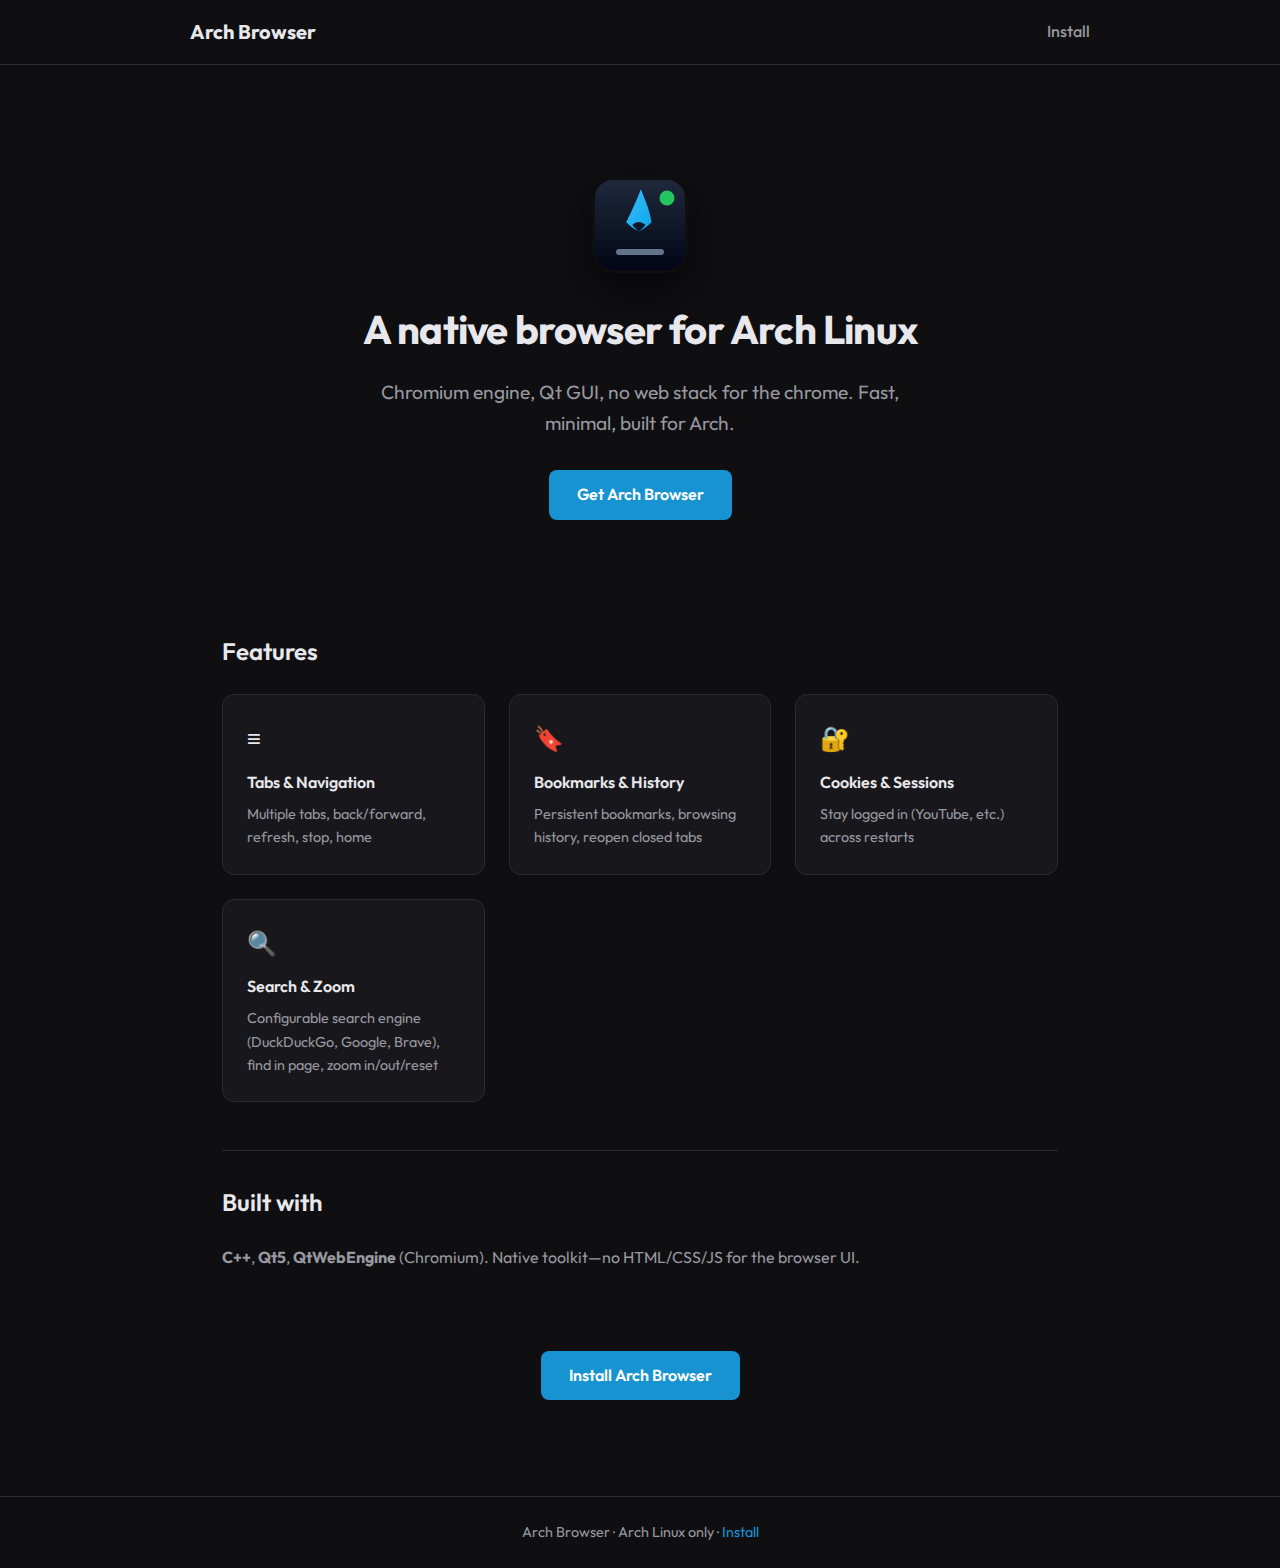
<file: docs/index.html>
<!DOCTYPE html>
<html lang="en">
<head>
  <meta charset="UTF-8">
  <meta name="viewport" content="width=device-width, initial-scale=1.0">
  <title>Arch Browser — Native Chromium browser for Arch Linux</title>
  <link rel="icon" type="image/svg+xml" href="arch-browser.svg">
  <link rel="stylesheet" href="style.css">
  <link rel="preconnect" href="https://fonts.googleapis.com">
  <link rel="preconnect" href="https://fonts.gstatic.com" crossorigin>
  <link href="https://fonts.googleapis.com/css2?family=JetBrains+Mono:wght@400;600&family=Outfit:wght@400;500;600;700&display=swap" rel="stylesheet">
</head>
<body>
  <header>
    <nav>
      <a href="index.html" class="logo">Arch Browser</a>
      <a href="install.html" class="nav-link">Install</a>
    </nav>
  </header>

  <main>
    <section class="hero">
      <div class="hero-icon-wrap">
        <img src="arch-browser.svg" alt="Arch Browser icon" class="hero-icon">
      </div>
      <h1>A native browser for Arch Linux</h1>
      <p>Chromium engine, Qt GUI, no web stack for the chrome. Fast, minimal, built for Arch.</p>
      <a href="install.html" class="cta">Get Arch Browser</a>
    </section>

    <section class="features">
      <h2>Features</h2>
      <ul class="feature-grid">
        <li>
          <span class="feature-icon">≡</span>
          <h3>Tabs &amp; Navigation</h3>
          <p>Multiple tabs, back/forward, refresh, stop, home</p>
        </li>
        <li>
          <span class="feature-icon">🔖</span>
          <h3>Bookmarks &amp; History</h3>
          <p>Persistent bookmarks, browsing history, reopen closed tabs</p>
        </li>
        <li>
          <span class="feature-icon">🔐</span>
          <h3>Cookies &amp; Sessions</h3>
          <p>Stay logged in (YouTube, etc.) across restarts</p>
        </li>
        <li>
          <span class="feature-icon">🔍</span>
          <h3>Search &amp; Zoom</h3>
          <p>Configurable search engine (DuckDuckGo, Google, Brave), find in page, zoom in/out/reset</p>
        </li>
      </ul>
    </section>

    <section class="tech">
      <h2>Built with</h2>
      <p><strong>C++</strong>, <strong>Qt5</strong>, <strong>QtWebEngine</strong> (Chromium). Native toolkit—no HTML/CSS/JS for the browser UI.</p>
    </section>

    <section class="cta-section">
      <a href="install.html" class="cta">Install Arch Browser</a>
    </section>
  </main>

  <footer>
    <p>Arch Browser · Arch Linux only · <a href="install.html">Install</a></p>
  </footer>
</body>
</html>
</file>
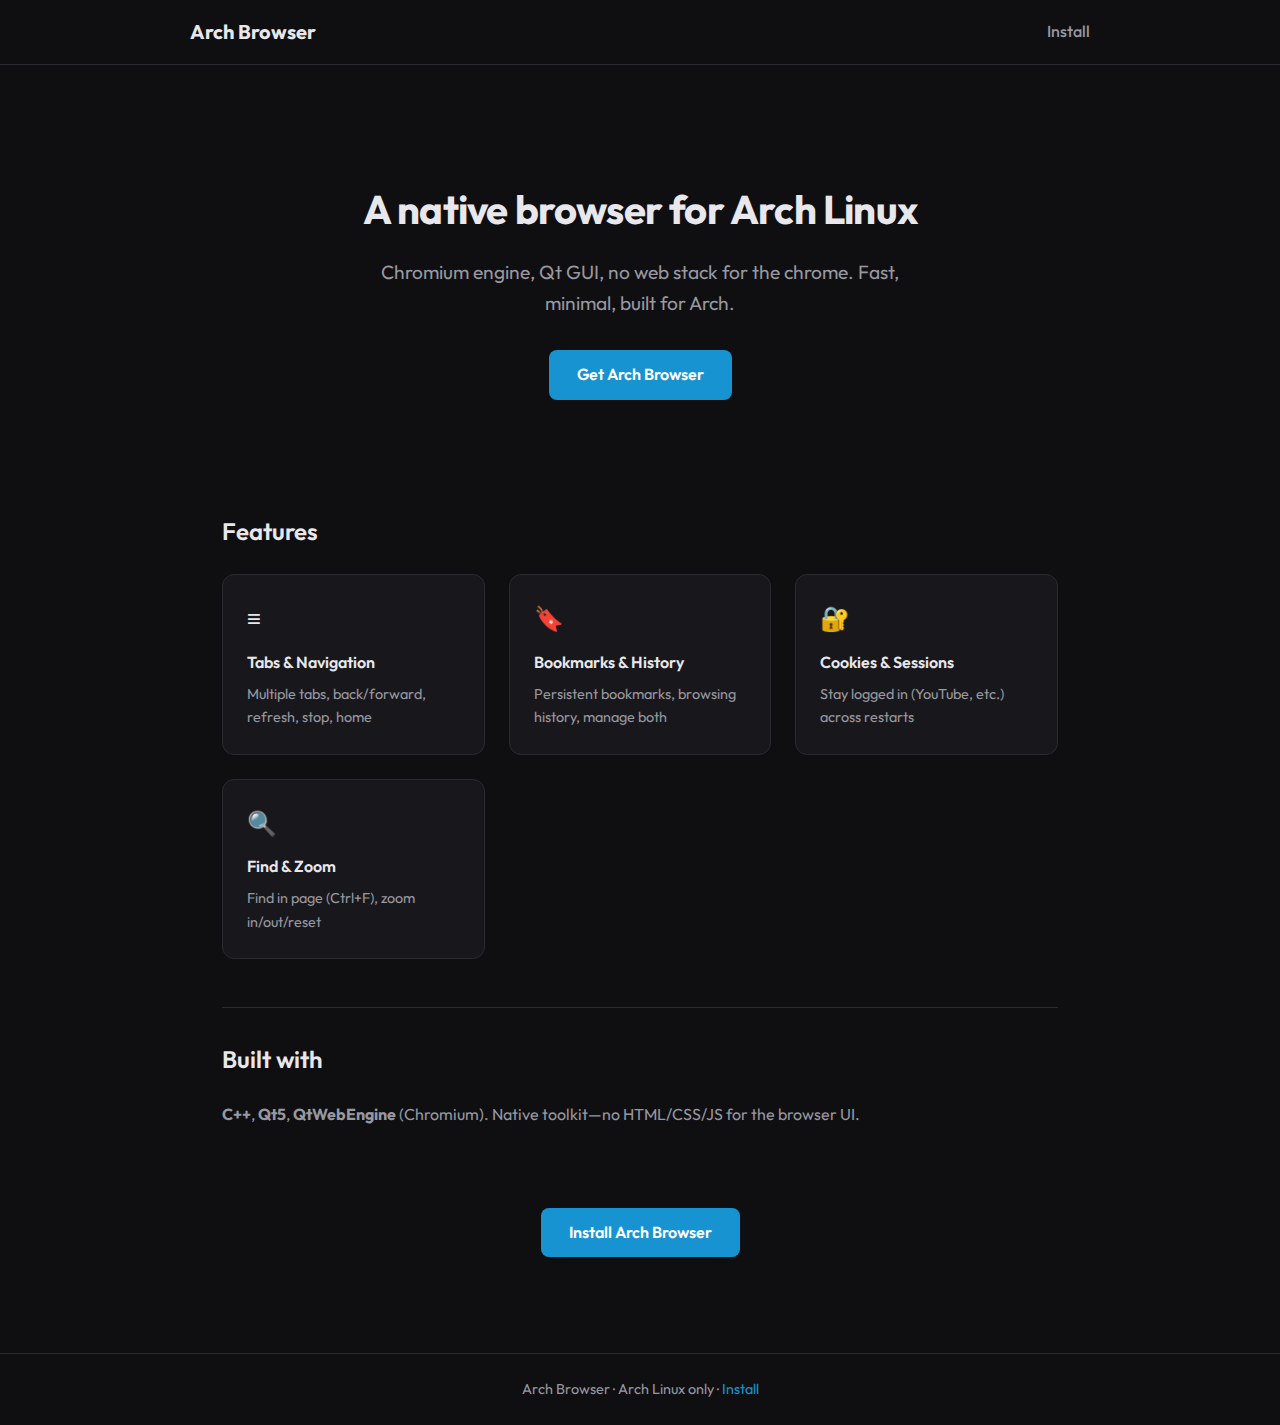
<file: website/index.html>
<!DOCTYPE html>
<html lang="en">
<head>
  <meta charset="UTF-8">
  <meta name="viewport" content="width=device-width, initial-scale=1.0">
  <title>Arch Browser — Native Chromium browser for Arch Linux</title>
  <link rel="stylesheet" href="style.css">
  <link rel="preconnect" href="https://fonts.googleapis.com">
  <link rel="preconnect" href="https://fonts.gstatic.com" crossorigin>
  <link href="https://fonts.googleapis.com/css2?family=JetBrains+Mono:wght@400;600&family=Outfit:wght@400;500;600;700&display=swap" rel="stylesheet">
</head>
<body>
  <header>
    <nav>
      <a href="index.html" class="logo">Arch Browser</a>
      <a href="install.html" class="nav-link">Install</a>
    </nav>
  </header>

  <main>
    <section class="hero">
      <h1>A native browser for Arch Linux</h1>
      <p>Chromium engine, Qt GUI, no web stack for the chrome. Fast, minimal, built for Arch.</p>
      <a href="install.html" class="cta">Get Arch Browser</a>
    </section>

    <section class="features">
      <h2>Features</h2>
      <ul class="feature-grid">
        <li>
          <span class="feature-icon">≡</span>
          <h3>Tabs &amp; Navigation</h3>
          <p>Multiple tabs, back/forward, refresh, stop, home</p>
        </li>
        <li>
          <span class="feature-icon">🔖</span>
          <h3>Bookmarks &amp; History</h3>
          <p>Persistent bookmarks, browsing history, manage both</p>
        </li>
        <li>
          <span class="feature-icon">🔐</span>
          <h3>Cookies &amp; Sessions</h3>
          <p>Stay logged in (YouTube, etc.) across restarts</p>
        </li>
        <li>
          <span class="feature-icon">🔍</span>
          <h3>Find &amp; Zoom</h3>
          <p>Find in page (Ctrl+F), zoom in/out/reset</p>
        </li>
      </ul>
    </section>

    <section class="tech">
      <h2>Built with</h2>
      <p><strong>C++</strong>, <strong>Qt5</strong>, <strong>QtWebEngine</strong> (Chromium). Native toolkit—no HTML/CSS/JS for the browser UI.</p>
    </section>

    <section class="cta-section">
      <a href="install.html" class="cta">Install Arch Browser</a>
    </section>
  </main>

  <footer>
    <p>Arch Browser · Arch Linux only · <a href="install.html">Install</a></p>
  </footer>
</body>
</html>
</file>
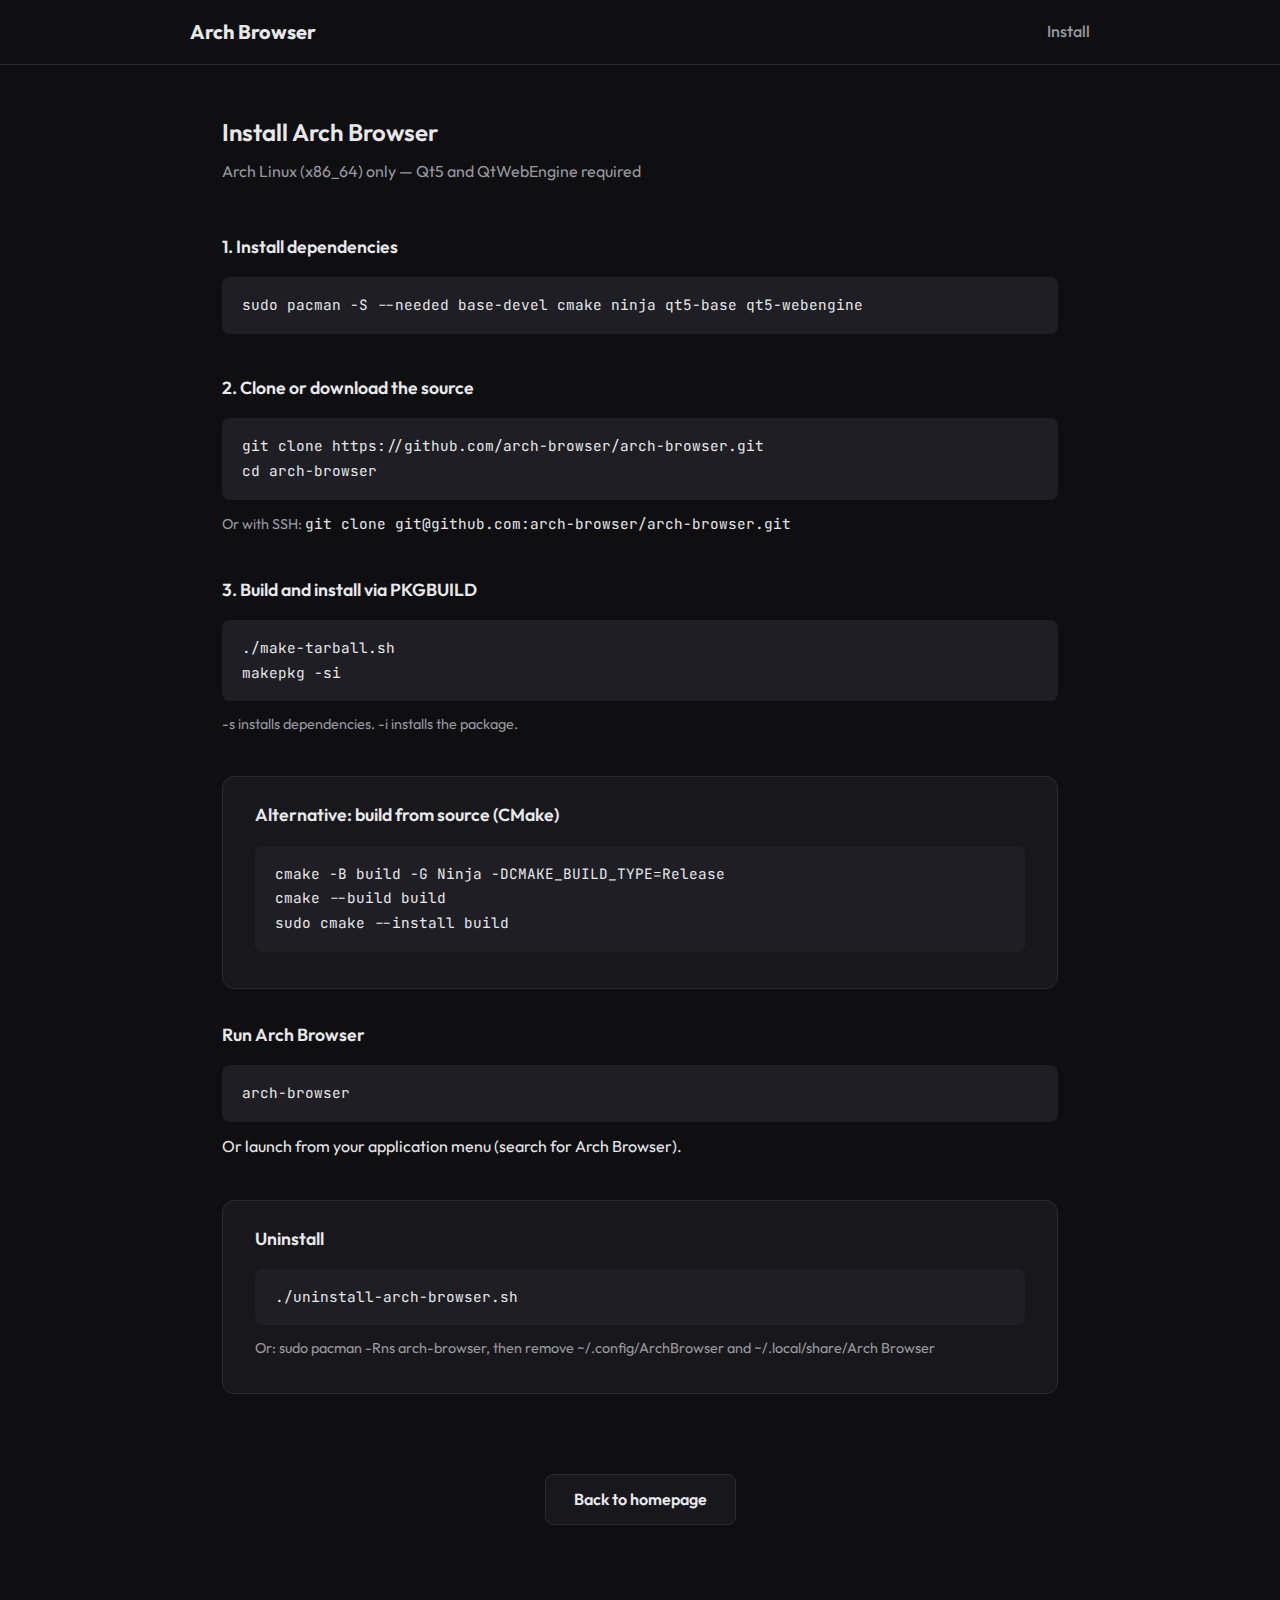
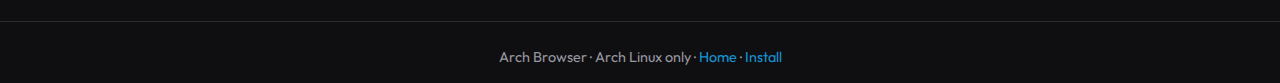
<file: docs/install.html>
<!DOCTYPE html>
<html lang="en">
<head>
  <meta charset="UTF-8">
  <meta name="viewport" content="width=device-width, initial-scale=1.0">
  <title>Install Arch Browser — Arch Linux</title>
  <link rel="stylesheet" href="style.css">
  <link rel="preconnect" href="https://fonts.googleapis.com">
  <link rel="preconnect" href="https://fonts.gstatic.com" crossorigin>
  <link href="https://fonts.googleapis.com/css2?family=JetBrains+Mono:wght@400;600&family=Outfit:wght@400;500;600;700&display=swap" rel="stylesheet">
</head>
<body>
  <header>
    <nav>
      <a href="index.html" class="logo">Arch Browser</a>
      <a href="install.html" class="nav-link">Install</a>
    </nav>
  </header>

  <main>
    <section class="page-header">
      <h1>Install Arch Browser</h1>
      <p>Arch Linux (x86_64) only — Qt5 and QtWebEngine required</p>
    </section>

    <section class="install-section">
      <h2>1. Install dependencies</h2>
      <pre><code>sudo pacman -S --needed base-devel cmake ninja qt5-base qt5-webengine</code></pre>
    </section>

    <section class="install-section">
      <h2>2. Clone or download the source</h2>
      <pre><code>git clone https://github.com/arch-browser/arch-browser.git
cd arch-browser</code></pre>
      <p class="hint">Or with SSH: <code>git clone git@github.com:arch-browser/arch-browser.git</code></p>
    </section>

    <section class="install-section">
      <h2>3. Build and install via PKGBUILD</h2>
      <pre><code>./make-tarball.sh
makepkg -si</code></pre>
      <p class="hint">-s installs dependencies. -i installs the package.</p>
    </section>

    <section class="install-section alt">
      <h2>Alternative: build from source (CMake)</h2>
      <pre><code>cmake -B build -G Ninja -DCMAKE_BUILD_TYPE=Release
cmake --build build
sudo cmake --install build</code></pre>
    </section>

    <section class="install-section">
      <h2>Run Arch Browser</h2>
      <pre><code>arch-browser</code></pre>
      <p>Or launch from your application menu (search for Arch Browser).</p>
    </section>

    <section class="install-section alt">
      <h2>Uninstall</h2>
      <pre><code>./uninstall-arch-browser.sh</code></pre>
      <p class="hint">Or: sudo pacman -Rns arch-browser, then remove ~/.config/ArchBrowser and ~/.local/share/Arch Browser</p>
    </section>

    <section class="cta-section">
      <a href="index.html" class="cta secondary">Back to homepage</a>
    </section>
  </main>

  <footer>
    <p>Arch Browser · Arch Linux only · <a href="index.html">Home</a> · <a href="install.html">Install</a></p>
  </footer>
</body>
</html>
</file>
<file: docs/style.css>
* {
  box-sizing: border-box;
  margin: 0;
  padding: 0;
}

:root {
  --bg: #0f0f12;
  --bg-card: #18181c;
  --text: #e8e8ec;
  --text-muted: #9898a0;
  --accent: #1793d1;
  --accent-hover: #4ba3d8;
  --code-bg: #1e1e24;
  --border: #2a2a30;
}

body {
  font-family: 'Outfit', -apple-system, sans-serif;
  background: var(--bg);
  color: var(--text);
  line-height: 1.6;
  min-height: 100vh;
  display: flex;
  flex-direction: column;
}

header {
  padding: 1rem 2rem;
  border-bottom: 1px solid var(--border);
}

nav {
  max-width: 900px;
  margin: 0 auto;
  display: flex;
  align-items: center;
  justify-content: space-between;
}

.logo {
  font-weight: 700;
  font-size: 1.25rem;
  color: var(--text);
  text-decoration: none;
}

.nav-link {
  color: var(--text-muted);
  text-decoration: none;
  font-weight: 500;
}

.nav-link:hover {
  color: var(--accent);
}

main {
  flex: 1;
  max-width: 900px;
  margin: 0 auto;
  padding: 3rem 2rem;
  width: 100%;
}

/* Hero */
.hero {
  text-align: center;
  padding: 4rem 0;
}

.hero-icon-wrap {
  display: flex;
  justify-content: center;
  margin-bottom: 1.5rem;
}

.hero-icon {
  width: 96px;
  height: 96px;
  border-radius: 24px;
  box-shadow: 0 18px 45px rgba(0, 0, 0, 0.6);
}

.hero h1 {
  font-size: 2.5rem;
  font-weight: 700;
  margin-bottom: 1rem;
  letter-spacing: -0.02em;
}

.hero p {
  font-size: 1.2rem;
  color: var(--text-muted);
  margin-bottom: 2rem;
  max-width: 540px;
  margin-left: auto;
  margin-right: auto;
}

/* CTA */
.cta {
  display: inline-block;
  background: var(--accent);
  color: #fff;
  padding: 0.75rem 1.75rem;
  border-radius: 8px;
  text-decoration: none;
  font-weight: 600;
  font-size: 1rem;
  transition: background 0.2s;
}

.cta:hover {
  background: var(--accent-hover);
}

.cta.secondary {
  background: var(--bg-card);
  color: var(--text);
  border: 1px solid var(--border);
}

.cta.secondary:hover {
  background: var(--border);
}

/* Features */
.features {
  padding: 3rem 0;
}

.features h2,
.tech h2,
.page-header h1 {
  font-size: 1.5rem;
  margin-bottom: 1.5rem;
  font-weight: 600;
}

.feature-grid {
  list-style: none;
  display: grid;
  grid-template-columns: repeat(auto-fit, minmax(200px, 1fr));
  gap: 1.5rem;
}

.feature-grid li {
  background: var(--bg-card);
  border: 1px solid var(--border);
  border-radius: 12px;
  padding: 1.5rem;
}

.feature-icon {
  display: block;
  font-size: 1.5rem;
  margin-bottom: 0.75rem;
}

.feature-grid h3 {
  font-size: 1rem;
  font-weight: 600;
  margin-bottom: 0.5rem;
}

.feature-grid p {
  font-size: 0.9rem;
  color: var(--text-muted);
}

/* Tech */
.tech {
  padding: 2rem 0;
  border-top: 1px solid var(--border);
}

.tech p {
  color: var(--text-muted);
}

/* Install page */
.page-header {
  margin-bottom: 3rem;
}

.page-header h1 {
  margin-bottom: 0.5rem;
}

.page-header p {
  color: var(--text-muted);
}

.install-section {
  margin-bottom: 2.5rem;
}

.install-section.alt {
  background: var(--bg-card);
  border: 1px solid var(--border);
  border-radius: 12px;
  padding: 1.5rem 2rem;
  margin-bottom: 2rem;
}

.install-section h2 {
  font-size: 1.1rem;
  font-weight: 600;
  margin-bottom: 1rem;
}

.install-section pre {
  background: var(--code-bg);
  border-radius: 8px;
  padding: 1rem 1.25rem;
  overflow-x: auto;
  margin-bottom: 0.75rem;
}

.install-section code {
  font-family: 'JetBrains Mono', monospace;
  font-size: 0.9rem;
  color: var(--text);
}

.install-section .hint {
  font-size: 0.9rem;
  color: var(--text-muted);
}

.install-section p {
  margin-bottom: 0.5rem;
}

/* CTA section */
.cta-section {
  padding: 3rem 0;
  text-align: center;
}

/* Footer */
footer {
  padding: 1.5rem 2rem;
  border-top: 1px solid var(--border);
  text-align: center;
}

footer p {
  font-size: 0.9rem;
  color: var(--text-muted);
}

footer a {
  color: var(--accent);
  text-decoration: none;
}

footer a:hover {
  text-decoration: underline;
}
</file>
<file: website/style.css>
* {
  box-sizing: border-box;
  margin: 0;
  padding: 0;
}

:root {
  --bg: #0f0f12;
  --bg-card: #18181c;
  --text: #e8e8ec;
  --text-muted: #9898a0;
  --accent: #1793d1;
  --accent-hover: #4ba3d8;
  --code-bg: #1e1e24;
  --border: #2a2a30;
}

body {
  font-family: 'Outfit', -apple-system, sans-serif;
  background: var(--bg);
  color: var(--text);
  line-height: 1.6;
  min-height: 100vh;
  display: flex;
  flex-direction: column;
}

header {
  padding: 1rem 2rem;
  border-bottom: 1px solid var(--border);
}

nav {
  max-width: 900px;
  margin: 0 auto;
  display: flex;
  align-items: center;
  justify-content: space-between;
}

.logo {
  font-weight: 700;
  font-size: 1.25rem;
  color: var(--text);
  text-decoration: none;
}

.nav-link {
  color: var(--text-muted);
  text-decoration: none;
  font-weight: 500;
}

.nav-link:hover {
  color: var(--accent);
}

main {
  flex: 1;
  max-width: 900px;
  margin: 0 auto;
  padding: 3rem 2rem;
  width: 100%;
}

/* Hero */
.hero {
  text-align: center;
  padding: 4rem 0;
}

.hero h1 {
  font-size: 2.5rem;
  font-weight: 700;
  margin-bottom: 1rem;
  letter-spacing: -0.02em;
}

.hero p {
  font-size: 1.2rem;
  color: var(--text-muted);
  margin-bottom: 2rem;
  max-width: 540px;
  margin-left: auto;
  margin-right: auto;
}

/* CTA */
.cta {
  display: inline-block;
  background: var(--accent);
  color: #fff;
  padding: 0.75rem 1.75rem;
  border-radius: 8px;
  text-decoration: none;
  font-weight: 600;
  font-size: 1rem;
  transition: background 0.2s;
}

.cta:hover {
  background: var(--accent-hover);
}

.cta.secondary {
  background: var(--bg-card);
  color: var(--text);
  border: 1px solid var(--border);
}

.cta.secondary:hover {
  background: var(--border);
}

/* Features */
.features {
  padding: 3rem 0;
}

.features h2,
.tech h2,
.page-header h1 {
  font-size: 1.5rem;
  margin-bottom: 1.5rem;
  font-weight: 600;
}

.feature-grid {
  list-style: none;
  display: grid;
  grid-template-columns: repeat(auto-fit, minmax(200px, 1fr));
  gap: 1.5rem;
}

.feature-grid li {
  background: var(--bg-card);
  border: 1px solid var(--border);
  border-radius: 12px;
  padding: 1.5rem;
}

.feature-icon {
  display: block;
  font-size: 1.5rem;
  margin-bottom: 0.75rem;
}

.feature-grid h3 {
  font-size: 1rem;
  font-weight: 600;
  margin-bottom: 0.5rem;
}

.feature-grid p {
  font-size: 0.9rem;
  color: var(--text-muted);
}

/* Tech */
.tech {
  padding: 2rem 0;
  border-top: 1px solid var(--border);
}

.tech p {
  color: var(--text-muted);
}

/* Install page */
.page-header {
  margin-bottom: 3rem;
}

.page-header h1 {
  margin-bottom: 0.5rem;
}

.page-header p {
  color: var(--text-muted);
}

.install-section {
  margin-bottom: 2.5rem;
}

.install-section.alt {
  background: var(--bg-card);
  border: 1px solid var(--border);
  border-radius: 12px;
  padding: 1.5rem 2rem;
  margin-bottom: 2rem;
}

.install-section h2 {
  font-size: 1.1rem;
  font-weight: 600;
  margin-bottom: 1rem;
}

.install-section pre {
  background: var(--code-bg);
  border-radius: 8px;
  padding: 1rem 1.25rem;
  overflow-x: auto;
  margin-bottom: 0.75rem;
}

.install-section code {
  font-family: 'JetBrains Mono', monospace;
  font-size: 0.9rem;
  color: var(--text);
}

.install-section .hint {
  font-size: 0.9rem;
  color: var(--text-muted);
}

.install-section p {
  margin-bottom: 0.5rem;
}

/* CTA section */
.cta-section {
  padding: 3rem 0;
  text-align: center;
}

/* Footer */
footer {
  padding: 1.5rem 2rem;
  border-top: 1px solid var(--border);
  text-align: center;
}

footer p {
  font-size: 0.9rem;
  color: var(--text-muted);
}

footer a {
  color: var(--accent);
  text-decoration: none;
}

footer a:hover {
  text-decoration: underline;
}
</file>
